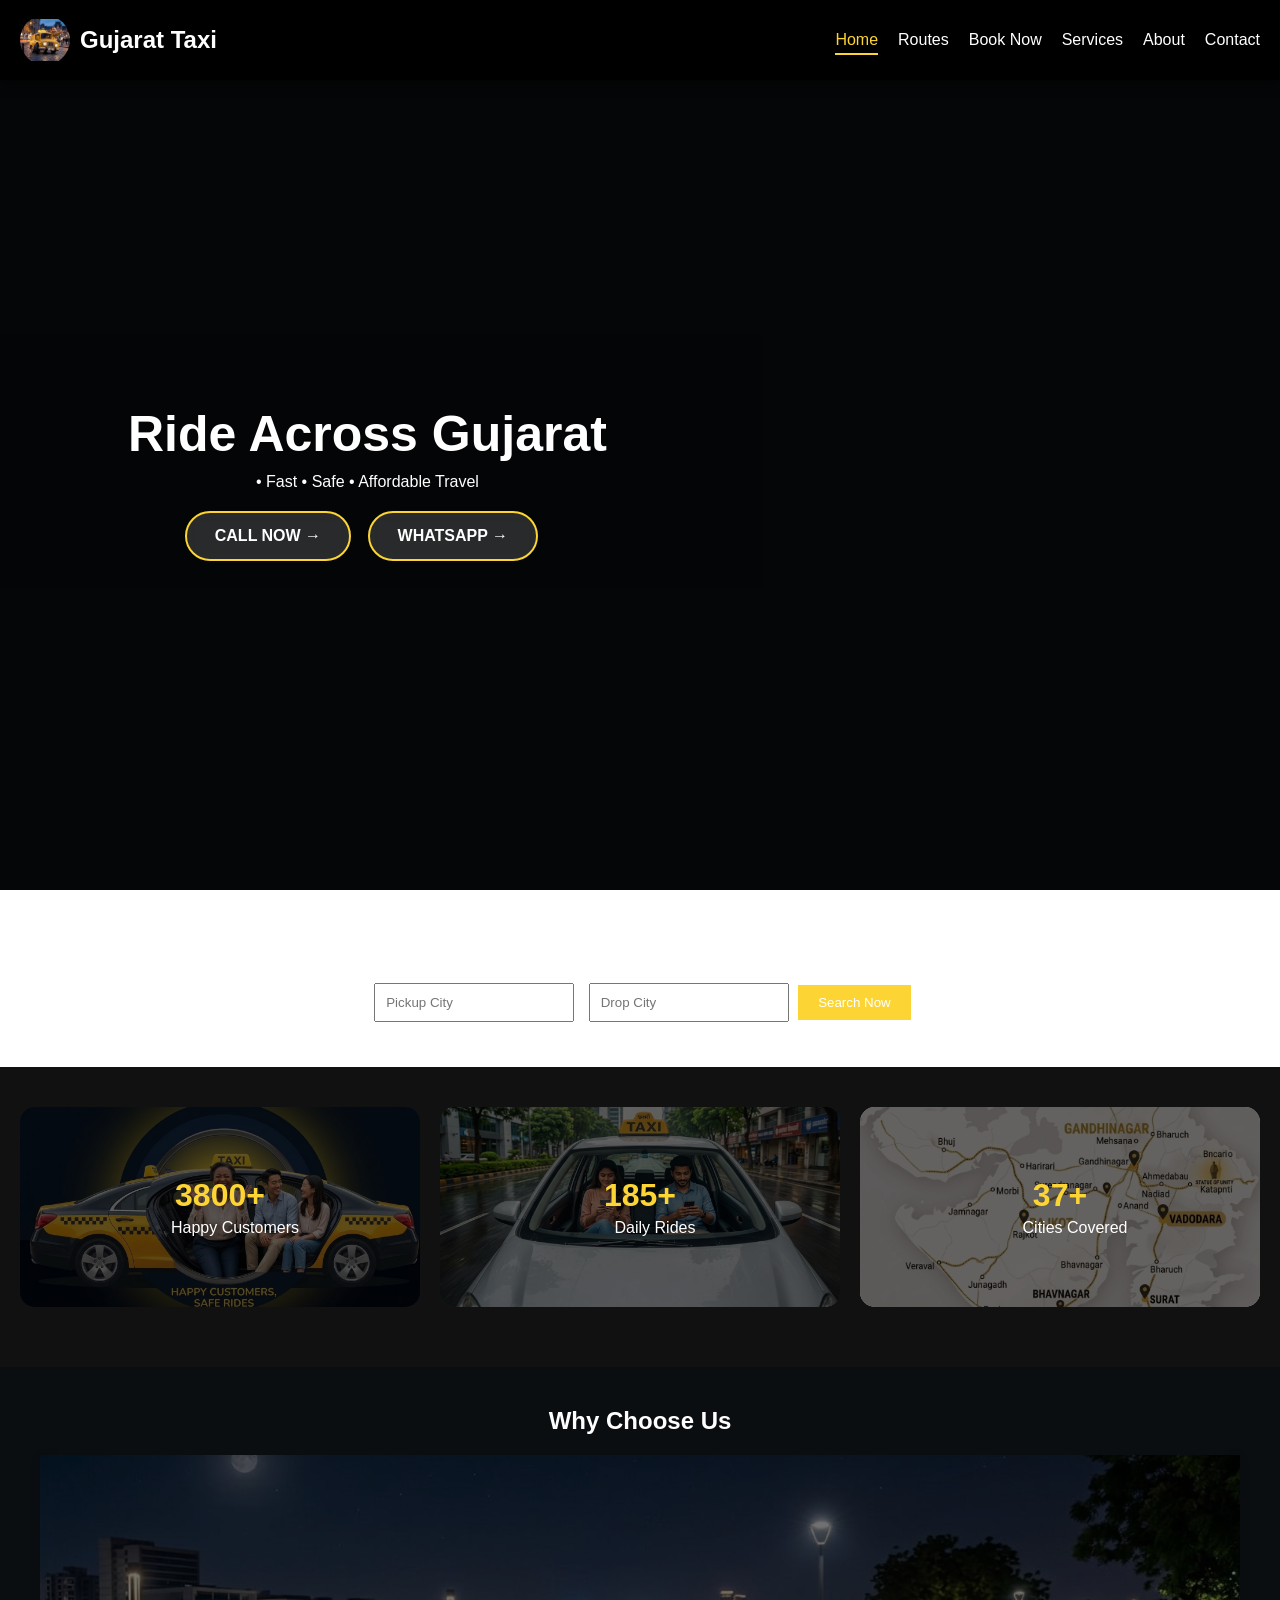
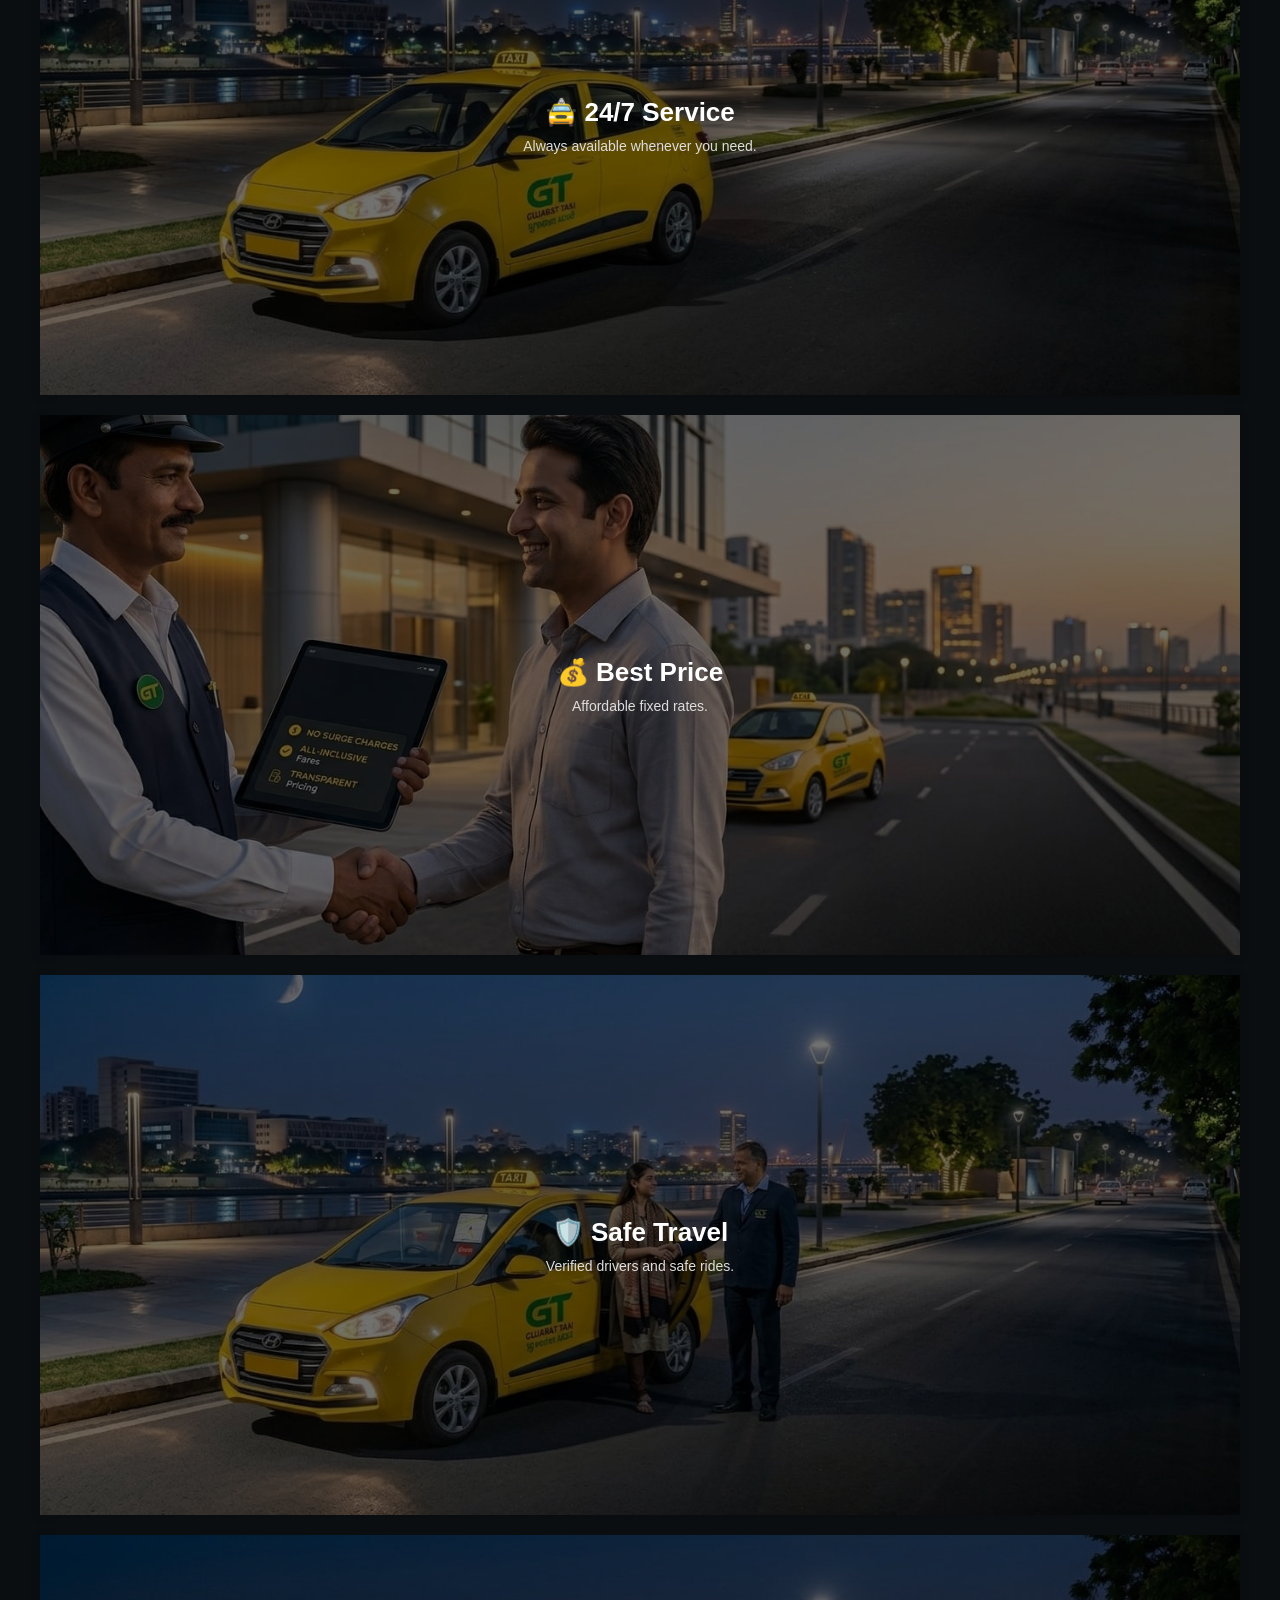
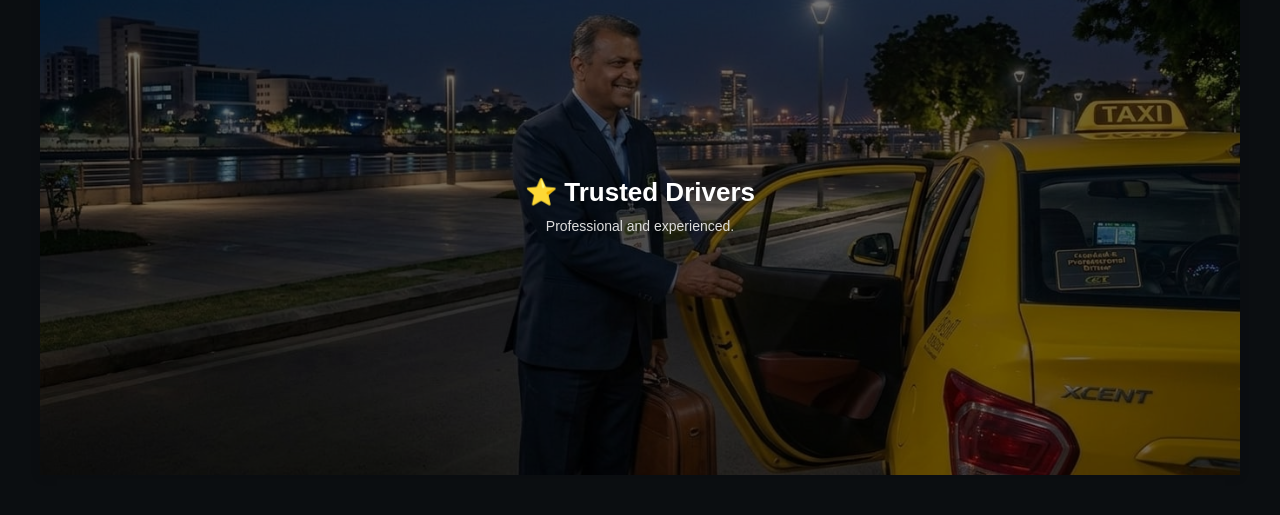
<file: index.html>
<!DOCTYPE html>
<html lang="en">
<head>
<meta charset="UTF-8">
<meta name="viewport" content="width=device-width, initial-scale=1.0">
<title>Gujarat Taxi Service | Home</title>
<link rel="stylesheet" href="style.css">
</head>

<body>
  <!-- PREMIUM TAXI LOADER -->
<div id="loader">

  <!-- Cinematic Background -->
  <div class="loader-bg"></div>

  <!-- Light Lines -->
  <div class="light-line line1"></div>
  <div class="light-line line2"></div>

  <!-- Taxi -->
  <img src="images/about_taxi.jpeg" class="loader-car">

  <!-- Loading Text -->
  <div class="loading-text">GUJARAT TAXI</div>

</div>


<!-- NAVBAR -->
<nav class="navbar">
<div class="logo">
  <img src="images/gt_logo.png" alt="Gujarat Taxi Logo">
  <span>Gujarat Taxi</span>
</div>
  <div class="menu-toggle">☰</div>
  </div>

  <ul class="nav-links">
    <li><a href="index.html">Home</a></li>
    <li><a href="routes.html">Routes</a></li>
    <li><a href="book.html">Book Now</a></li>
    <li><a href="service.html">Services</a></li>
    <li><a href="about.html">About</a></li>
    <li><a href="contact.html">Contact</a></li>
  </ul>
</nav>


<!-- HERO SECTION -->
<!-- HERO SLIDER SECTION -->
<section class="hero-slider">



  <div class="slide active">
  <div class="content">
    <h1 class="title">Ride Across Gujarat</h1>
    <p class="subtitle">• Fast • Safe • Affordable Travel</p>

    <div class="buttons">
      <a href="tel:+916387573278" class="btn call">
  <span>CALL NOW →</span>
</a>

<a href="https://wa.me/916387573278?text=Hello%20Gujarat%20Taxi!%20I%20want%20to%20book%20a%20ride." class="btn whatsapp">
  <span>WHATSAPP →</span>
</a>
    </div>
  </div>
</div>



  <div class="slide">
  <div class="content">
    <h1 class="title">Your Taxi, Anytime</h1>
    <p class="subtitle">Book rides instantly Anywhere Anytime</p>

    <div class="buttons">
      <a href="tel:+916387573278" class="btn call">
  <span>CALL NOW →</span>
</a>

<a href="https://wa.me/916387573278?text=Hello%20Gujarat%20Taxi!%20I%20want%20to%20book%20a%20ride." class="btn whatsapp">
  <span>WHATSAPP →</span>
</a>
    </div>
  </div>
</div>



  <div class="slide">
  <div class="content">
    <h1 class="title">Trusted by Thousands</h1>
    <p class="subtitle">Comfortable Journeys every day</p>

    <div class="buttons">
      <a href="tel:+916387573278" class="btn call">
  <span>CALL NOW →</span>
</a>

<a href="https://wa.me/916387573278?text=Hello%20Gujarat%20Taxi!%20I%20want%20to%20book%20a%20ride." class="btn whatsapp">
  <span>WHATSAPP →</span>
</a>
    </div>
  </div>
</div>



  <div class="slide">
  <div class="content">
    <h1 class="title">Travel Made Easy</h1>
    <p class="subtitle">Comfortable experience at low cost</p>

    <div class="buttons">
      <a href="tel:+916387573278" class="btn call">
  <span>CALL NOW →</span>
</a>

<a href="https://wa.me/916387573278?text=Hello%20Gujarat%20Taxi!%20I%20want%20to%20book%20a%20ride." class="btn whatsapp">
  <span>WHATSAPP →</span>
</a>
    </div>
  </div>
</div>



</section>


<!-- SEARCH -->
<section class="search-section">
  <h2>Find Your Ride</h2>
  <div class="search-box">
    <input type="text" id="pickup" placeholder="Pickup City">
    <input type="text" id="drop" placeholder="Drop City">
    <button onclick="searchRoute()">Search Now</button>
  </div>
</section>

<!-- INFO STRIP (NEW) -->
<section class="info-strip">

  <div class="info-box box1">
    <h3><span class="counter" data-target="10000">0</span>+</h3>
    <p>Happy Customers</p>
  </div>

  <div class="info-box box2">
    <h3><span class="counter" data-target="500">0</span>+</h3>
    <p>Daily Rides</p>
  </div>

  <div class="info-box box3">
    <h3><span class="counter" data-target="50">0</span>+</h3>
    <p>Cities Covered</p>
  </div>

</section>

<!-- FEATURES -->
<section class="features">
  <h2>Why Choose Us</h2>

  <div class="grid">

  <div class="card card1">
    <h3>🚖 24/7 Service</h3>
    <p>Always available whenever you need.</p>
  </div>

  <div class="card card2">
    <h3>💰 Best Price</h3>
    <p>Affordable fixed rates.</p>
  </div>

  <div class="card card3">
    <h3>🛡️ Safe Travel</h3>
    <p>Verified drivers and safe rides.</p>
  </div>

  <div class="card card4">
    <h3>⭐ Trusted Drivers</h3>
    <p>Professional and experienced.</p>
  </div>

</div>
</section>

<script src="script.js"></script>
</body>
</html>
</file>
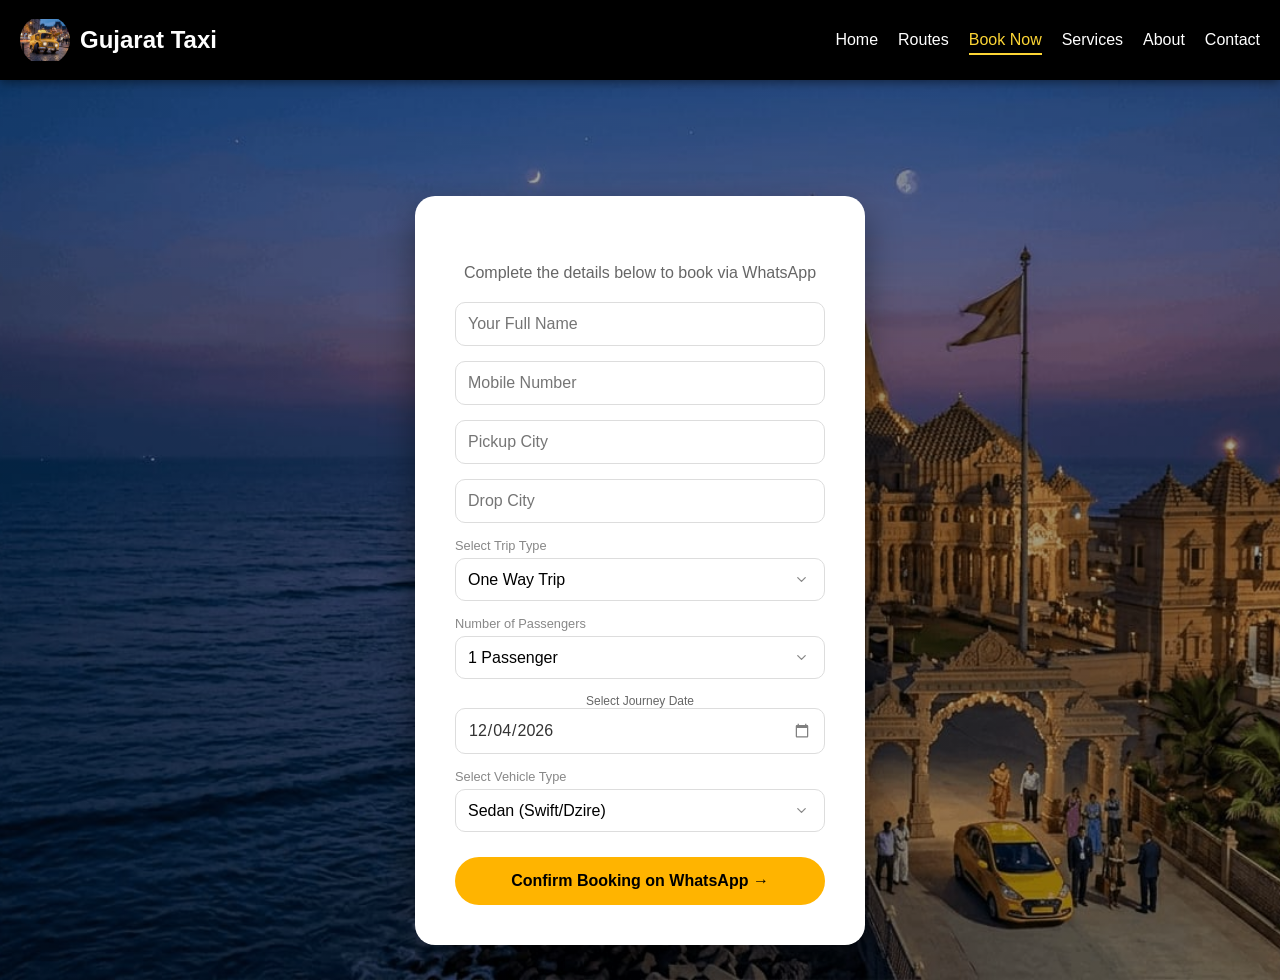
<file: book.html>
<!DOCTYPE html>
<html lang="en">
<head>
  <meta charset="UTF-8">
  <meta name="viewport" content="width=device-width, initial-scale=1.0">
  <title>Book Your Taxi - Gujarat Taxi</title>
  <link rel="stylesheet" href="style.css">
</head>
<body>
  <!-- PREMIUM TAXI LOADER -->
<!-- PREMIUM LOADER -->
<div id="loader">

  <!-- Cinematic Background -->
  <div class="loader-bg"></div>

  <!-- Light Lines -->
  <div class="light-line line1"></div>
  <div class="light-line line2"></div>

  <!-- Taxi -->
  <img src="images/about_taxi.jpeg" class="loader-car">

  <!-- Loading Text -->
  <div class="loading-text">GUJARAT TAXI</div>

</div>


<nav class="navbar">
  <div class="logo">
  <img src="images/gt_logo.png" alt="Gujarat Taxi Logo">
  <span>Gujarat Taxi</span>
</div>
  <div class="menu-toggle">☰</div>
  </div>

  <ul class="nav-links">
    <li><a href="index.html">Home</a></li>
    <li><a href="routes.html">Routes</a></li>
    <li><a href="book.html">Book Now</a></li>
    <li><a href="service.html">Services</a></li>
    <li><a href="about.html">About</a></li>
    <li><a href="contact.html">Contact</a></li>
  </ul>
</nav>

<section class="booking-hero-section">
  <div class="booking-form-card">
    <h2>Book Your Taxi</h2>
    <p style="color: #666; margin-bottom: 20px;">Complete the details below to book via WhatsApp</p>
    
    <div class="form-group">
      <input type="text" id="name" placeholder="Your Full Name">
    </div>

    <div class="form-group">
      <input type="number" id="phone" placeholder="Mobile Number">
    </div>

    <div class="form-group">
      <input type="text" id="pickupCity" placeholder="Pickup City">
    </div>

    <div class="form-group">
      <input type="text" id="dropCity" placeholder="Drop City">
    </div>

    <!-- Trip Selection -->
<div class="form-group">
  <label for="tripType" style="display:block; text-align:left; margin-bottom:5px; font-size: 0.8rem; color:#888;">Select Trip Type</label>
  <select id="tripType">
    <option value="One Way">One Way Trip</option>
    <option value="Round Trip">Round Trip (Return)</option>
    <option value="Local/Hourly">Local / Hourly Rental</option>
    <option value="Airport Transfer">Airport Pickup/Drop</option>
  </select>
</div>

<!-- Passenger Selection (1-7) -->
<div class="form-group">
  <label for="passengers" style="display:block; text-align:left; margin-bottom:5px; font-size: 0.8rem; color:#888;">Number of Passengers</label>
  <select id="passengers">
    <option value="1">1 Passenger</option>
    <option value="2">2 Passengers</option>
    <option value="3">3 Passengers</option>
    <option value="4">4 Passengers</option>
    <option value="5">5 Passengers</option>
    <option value="6">6 Passengers</option>
    <option value="7">7+ Passengers (Group)</option>
  </select>
</div>


    <!-- Date Section -->
<div class="form-group">
  <label for="bookingDate" style="display:block; font-size: 12px; color: #666;">Select Journey Date</label>
  <input 
    type="date" 
    id="bookingDate" 
    onkeydown="return false" 
    style="cursor: pointer;"
  >
</div>

<script>
  // 1. Get today's date in YYYY-MM-DD format
  const dateField = document.getElementById('bookingDate');
  const today = new Date();
  const year = today.getFullYear();
  const month = String(today.getMonth() + 1).padStart(2, '0');
  const day = String(today.getDate()).padStart(2, '0');
  
  const formattedToday = `${year}-${month}-${day}`;

  // 2. Set the default value to today
  dateField.value = formattedToday;

  // 3. Set the 'min' attribute so past dates are greyed out and unclickable
  dateField.setAttribute('min', formattedToday);
</script>



    <div class="form-group">
      <label for="car" style="display:block; text-align:left; margin-bottom:5px; font-size: 0.8rem; color:#888;">Select Vehicle Type</label>
      <select id="car">
        <option value="Sedan (Swift/Dzire)">Sedan (Swift/Dzire)</option>
        <option value="SUV (Ertiga/XUVS)">SUV (Ertiga/Creta)</option>
        <option value="Premium SUV (Innova Crysta)">Premium SUV (Innova Crysta)</option>
        <option value="Luxury (Fortuner/Audi)">Luxury (Fortuner/Audi)</option>
        <option value="Group (Traveller/Bus)">Group (Traveller/Bus)</option>
      </select>
    </div>

    <button class="confirm-btn" onclick="bookTaxi()">Confirm Booking on WhatsApp →</button>
  </div>
</section>

<script src="script.js"></script>

<style>
  /* This section handles the background and centering */
  /* BOOKING HERO SECTION */
.booking-hero-section {

  background-color: #2c3e50;

  background-image:
    linear-gradient(
      rgba(0,0,0,0.35),
      rgba(0,0,0,0.35)
    ),
    url('images/somnath_temple_image.jpeg');

  background-size: cover;
  background-position: center;
  background-repeat: no-repeat;

  height: 100vh;
  width: 100%;

  display: flex;
  justify-content: center;
  align-items: center;

  padding: 20px;
}


/* Smooth Hover & Focus Effects */
.booking-form-card input:focus, 
.booking-form-card select:focus {
  border-color: #ffb400;
  box-shadow: 0 0 10px rgba(255, 180, 0, 0.3);
  transition: all 0.3s ease;
}

/* Premium Select Styling with Corrected Arrow Icon */
/* Premium Select Styling with Arrow */

.booking-form-card select {

  cursor: pointer;

  -webkit-appearance: none;
  -moz-appearance: none;
  appearance: none;

  padding-right: 45px;

  background-color: white;

  background-image: url("data:image/svg+xml,%3Csvg xmlns='http://www.w3.org/2000/svg' width='20' height='20' viewBox='0 0 24 24' fill='none' stroke='%23888' stroke-width='2' stroke-linecap='round' stroke-linejoin='round'%3E%3Cpolyline points='6 9 12 15 18 9'%3E%3C/polyline%3E%3C/svg%3E");

  background-repeat: no-repeat;

  background-position: right 15px center;

  background-size: 15px;
}

/* for calendar */
input[type="date"] {
  background-color: white;
  color: #333;
  font-family: inherit;
}

/* This makes the calendar icon match your theme */
input[type="date"]::-webkit-calendar-picker-indicator {
  cursor: pointer;
  filter: invert(0.5); /* Makes it look subtle */
}




/* Modal Overlay */
.modal-overlay {
  display: none; /* Hidden by default */
  position: fixed;
  top: 0; left: 0;
  width: 100%; height: 100%;
  background: rgba(0, 0, 0, 0.7);
  backdrop-filter: blur(5px);
  z-index: 1000;
  justify-content: center;
  align-items: center;
}

/* Modal Content Box */
.modal-content {
  background: white;
  padding: 40px;
  border-radius: 25px;
  text-align: center;
  max-width: 350px;
  width: 90%;
  transform: scale(0.7);
  transition: 0.3s ease-in-out;
}

.modal-overlay.active .modal-content {
  transform: scale(1);
}

.success-icon {
  background: #ffb400;
  color: white;
  width: 60px;
  height: 60px;
  border-radius: 50%;
  line-height: 60px;
  font-size: 30px;
  margin: 0 auto 20px;
}

.close-modal-btn {
  background: #222;
  color: white;
  border: none;
  padding: 12px 25px;
  border-radius: 50px;
  margin-top: 20px;
  cursor: pointer;
  font-weight: bold;
}





/* Success Icon Animation */
.success-icon {
  background: #ffb400;
  color: white;
  width: 70px;
  height: 70px;
  border-radius: 50%;
  line-height: 70px;
  font-size: 35px;
  margin: 0 auto 20px;
  display: flex;
  justify-content: center;
  align-items: center;
  
  /* The Animation */
  animation: popIn 0.5s cubic-bezier(0.26, 0.53, 0.74, 1.48) forwards;
}

@keyframes popIn {
  0% {
    transform: scale(0);
    opacity: 0;
  }
  100% {
    transform: scale(1);
    opacity: 1;
  }
}

/* Modal Content Entry Animation */
.modal-overlay.active .modal-content {
  transform: scale(1);
  transition: transform 0.4s cubic-bezier(0.175, 0.885, 0.32, 1.275);
}






/* MOBILE FIX */
@media (max-width: 768px) {

  .booking-hero-section {

    background-position: center center;

    /* REMOVE FIXED ON MOBILE */
    background-attachment: scroll;

    min-height: 100vh;

    padding: 20px 15px;
  }

  .booking-form-card {
    padding: 25px;
    border-radius: 18px;
  }
}

  .booking-form-card {
    margin-top: 80px;
    background: white;
    padding: 40px;
    border-radius: 20px;
    box-shadow: 0 15px 35px rgba(0,0,0,0.4);
    width: 90%;
    max-width: 450px;
    text-align: center;
    z-index: 10;
  }

  .form-group {
    margin-bottom: 15px;
  }

 /* INPUT FIELDS */

.booking-form-card input {

  width: 100%;
  padding: 12px;
  border: 1px solid #ddd;
  border-radius: 10px;
  font-size: 1rem;
  box-sizing: border-box;
  outline: none;

  background-color: white;
}


/* SELECT DROPDOWN FIELDS */

.booking-form-card select {

  width: 100%;
  padding: 12px;
  border: 1px solid #ddd;
  border-radius: 10px;
  font-size: 1rem;
  box-sizing: border-box;
  outline: none;

  cursor: pointer;

  -webkit-appearance: none;
  -moz-appearance: none;
  appearance: none;

  padding-right: 45px;

  background-color: white;

  background-image: url("data:image/svg+xml,%3Csvg xmlns='http://www.w3.org/2000/svg' width='20' height='20' viewBox='0 0 24 24' fill='none' stroke='%23888' stroke-width='2' stroke-linecap='round' stroke-linejoin='round'%3E%3Cpolyline points='6 9 12 15 18 9'%3E%3C/polyline%3E%3C/svg%3E");

  background-repeat: no-repeat;

  background-position: right 15px center;

  background-size: 15px;
}

  .confirm-btn {
    background: #ffb400;
    color: black;
    border: none;
    width: 100%;
    padding: 15px;
    border-radius: 50px;
    font-weight: bold;
    cursor: pointer;
    margin-top: 10px;
    transition: 0.3s;
  }

  .confirm-btn:hover {
    background: #e6a300;
    transform: scale(1.03);
  }

  /* Ensures navbar doesn't hide behind the image */
  .navbar {
    position: relative;
    z-index: 100;
  }
</style>

<!-- Success Popup Modal -->
<!-- Updated Success Popup Modal -->
<div id="successModal" class="modal-overlay">
  <div class="modal-content">
    <div class="success-icon">✓</div>
    
    <!-- Added Success Message Here -->
    <h2 style="color: #2c3e50; margin-bottom: 10px;">Success!</h2>
    <p style="color: #666; font-size: 1rem; line-height: 1.5;">
      Your booking details have been sent.<br>
      <strong>Thank you for reaching out!</strong>
    </p>

    <button class="close-modal-btn" onclick="closeModal()">Great, Thanks!</button>
  </div>
</div>



</body>
</html>
</file>
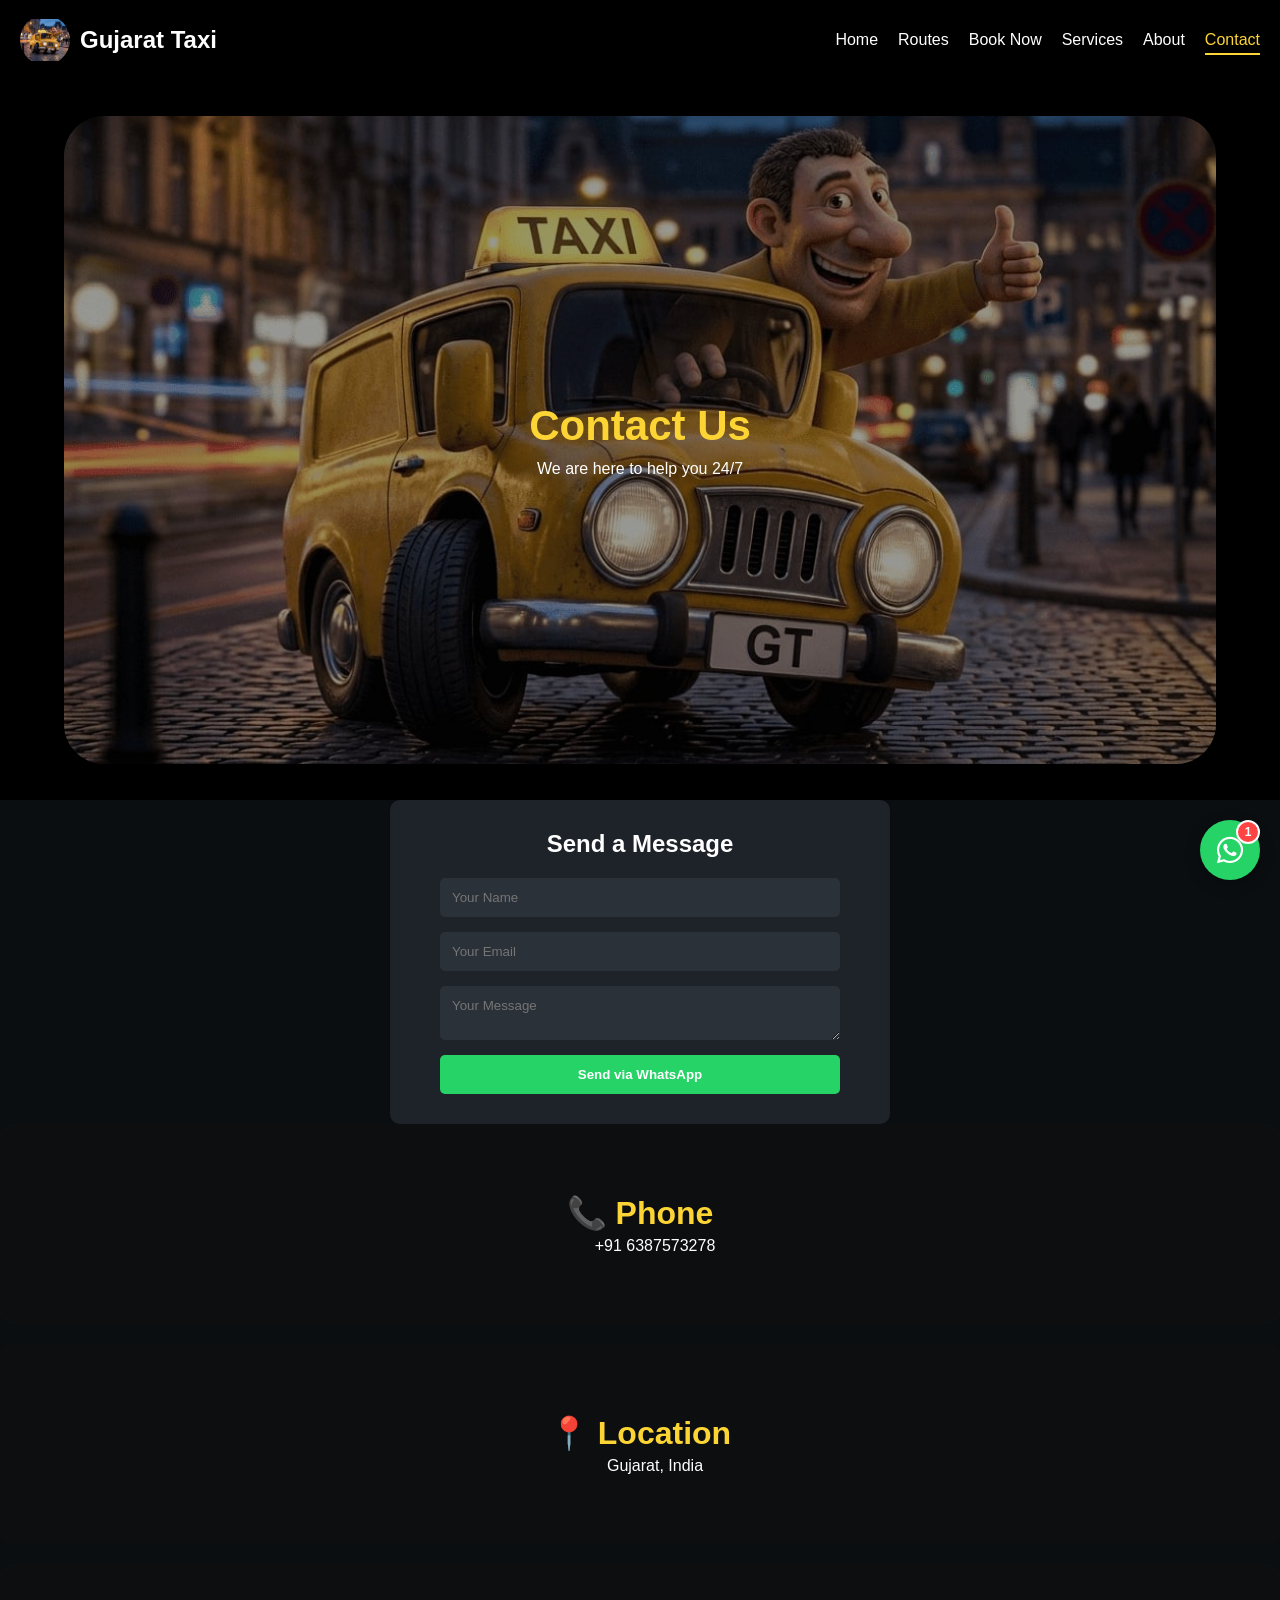
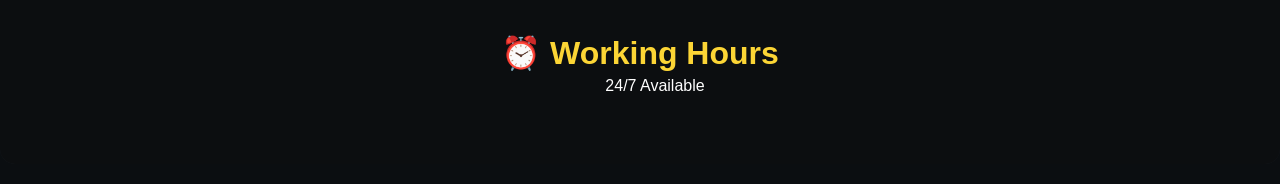
<file: contact.html>
<!DOCTYPE html>
<html lang="en">
<head>
<meta charset="UTF-8">
<meta name="viewport" content="width=device-width, initial-scale=1.0">
<title>Contact - Gujarat Taxi</title>
<link rel="stylesheet" href="style.css">
<!-- Font Awesome for the WhatsApp Icon -->
<link rel="stylesheet" href="https://cdnjs.cloudflare.com/ajax/libs/font-awesome/6.0.0/css/all.min.css">
</head>

<body>
  <!-- PREMIUM TAXI LOADER -->
<div id="loader">

  <!-- Cinematic Background -->
  <div class="loader-bg"></div>

  <!-- Light Lines -->
  <div class="light-line line1"></div>
  <div class="light-line line2"></div>

  <!-- Taxi -->
  <img src="images/about_taxi.jpeg" class="loader-car">

  <!-- Loading Text -->
  <div class="loading-text">GUJARAT TAXI</div>

</div>


<nav class="navbar">
  <div class="logo">
  <img src="images/gt_logo.png" alt="Gujarat Taxi Logo">
  <span>Gujarat Taxi</span>
</div>

  <div class="menu-toggle">☰</div>
  </div>

  <ul class="nav-links">
    <li><a href="index.html">Home</a></li>
    <li><a href="routes.html">Routes</a></li>
    <li><a href="book.html">Book Now</a></li>
    <li><a href="service.html">Services</a></li>
    <li><a href="about.html">About</a></li>
    <li><a href="contact.html">Contact</a></li>
  </ul>
</nav>

<!-- HERO -->
<section class="contact-hero">
    <!-- This is the frame that creates the gaps and curved edges -->
    <div class="contact-hero-frame">
        <div class="overlay"></div>
        <h1>Contact Us</h1>
        <p>We are here to help you 24/7</p>
    </div>
</section>

<!-- CONTACT SECTION -->
<section class="contact-container">

  <!-- LEFT FORM -->
  <div class="contact-form">
    <h2>Send a Message</h2>

    <input type="text" id="name" placeholder="Your Name">
    <input type="email" id="email" placeholder="Your Email">
    <textarea id="message" placeholder="Your Message"></textarea>

    <button onclick="sendWhatsApp()">Send via WhatsApp</button>
  </div>

  <!-- RIGHT INFO -->
  <div class="contact-info">

    <div class="info-box">
      <h3>📞 Phone</h3>
      <p>+91 6387573278</p>
    </div>

    <div class="info-box">
      <h3>📍 Location</h3>
      <p>Gujarat, India</p>
    </div>

    <div class="info-box">
      <h3>⏰ Working Hours</h3>
      <p>24/7 Available</p>
    </div>

  </div>

</section>

<!-- FLOATING WHATSAPP -->
<!-- Floating WhatsApp Button with Icon -->
<a href="javascript:void(0);" class="whatsapp-float" onclick="quickWhatsApp()" title="Chat with us now!">
    <i class="fab fa-whatsapp"></i>
</a>


<script src="script.js"></script>
</body>
</html>
</file>
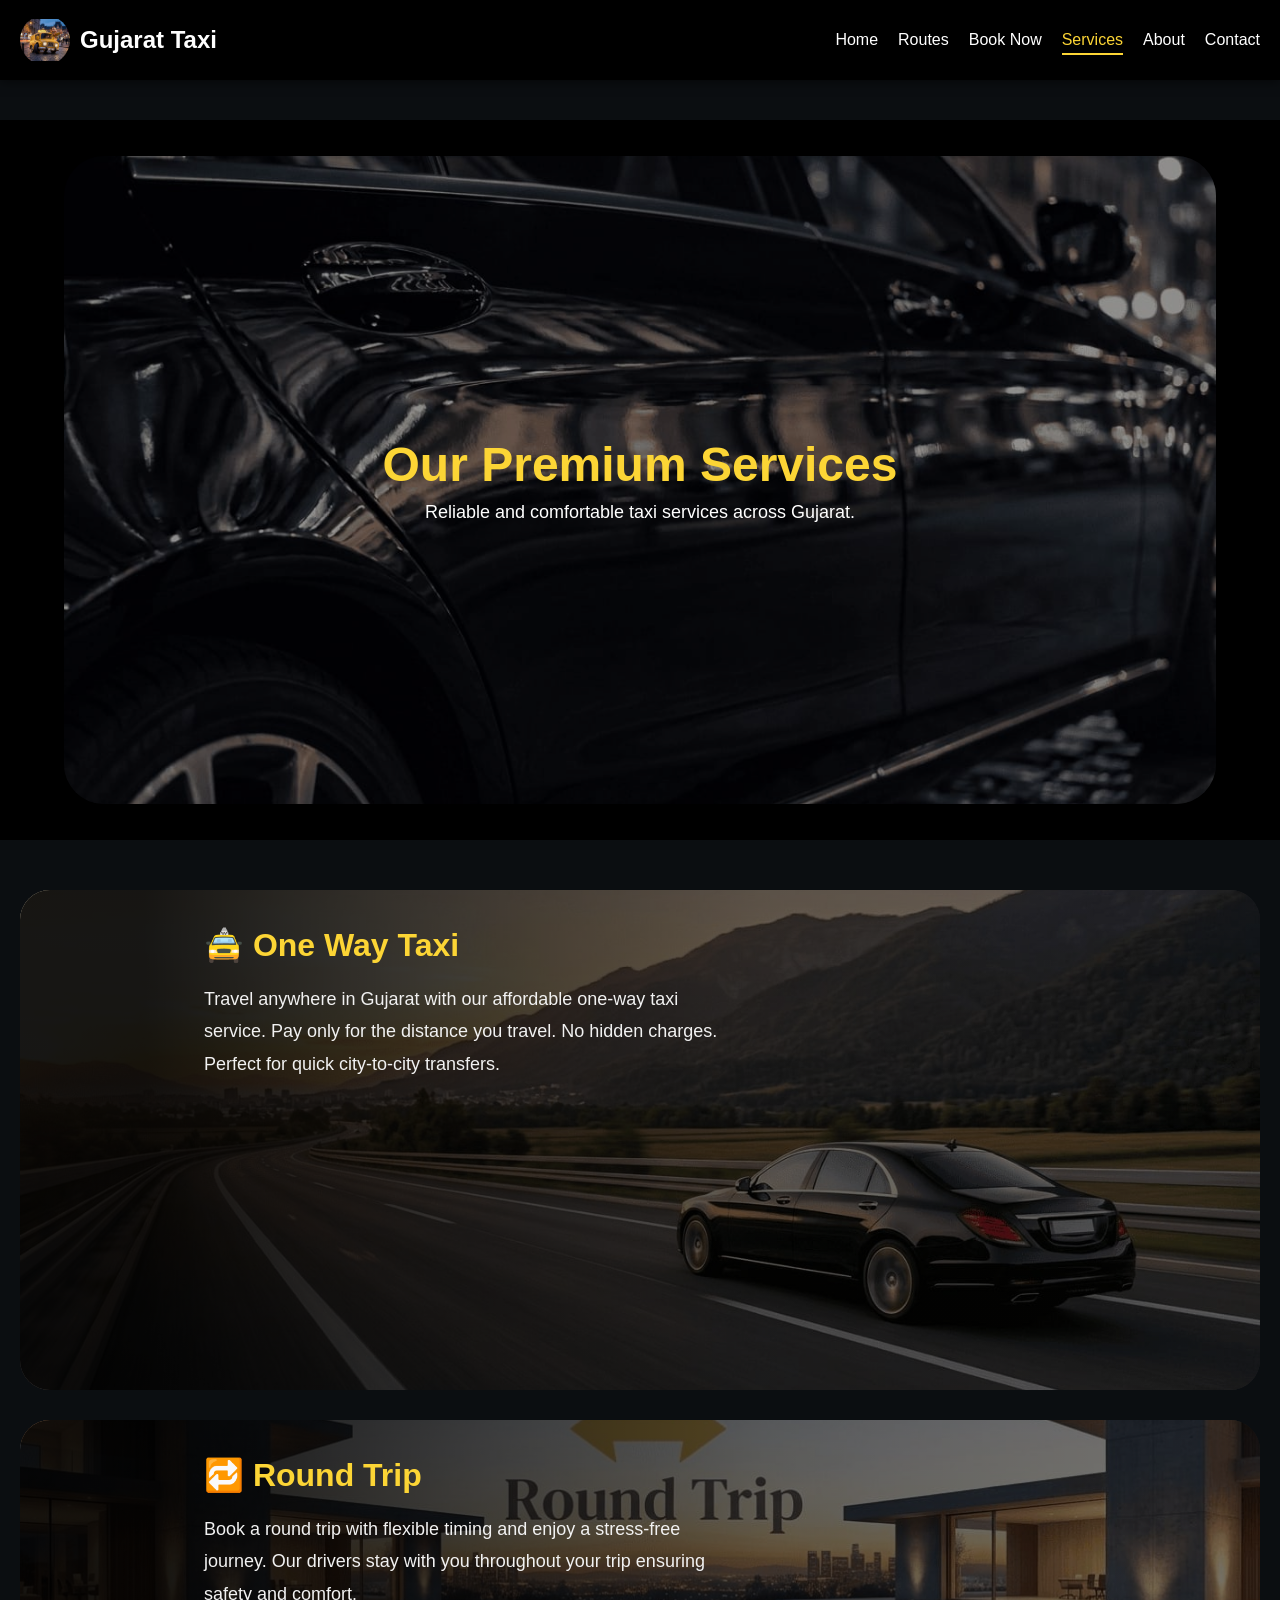
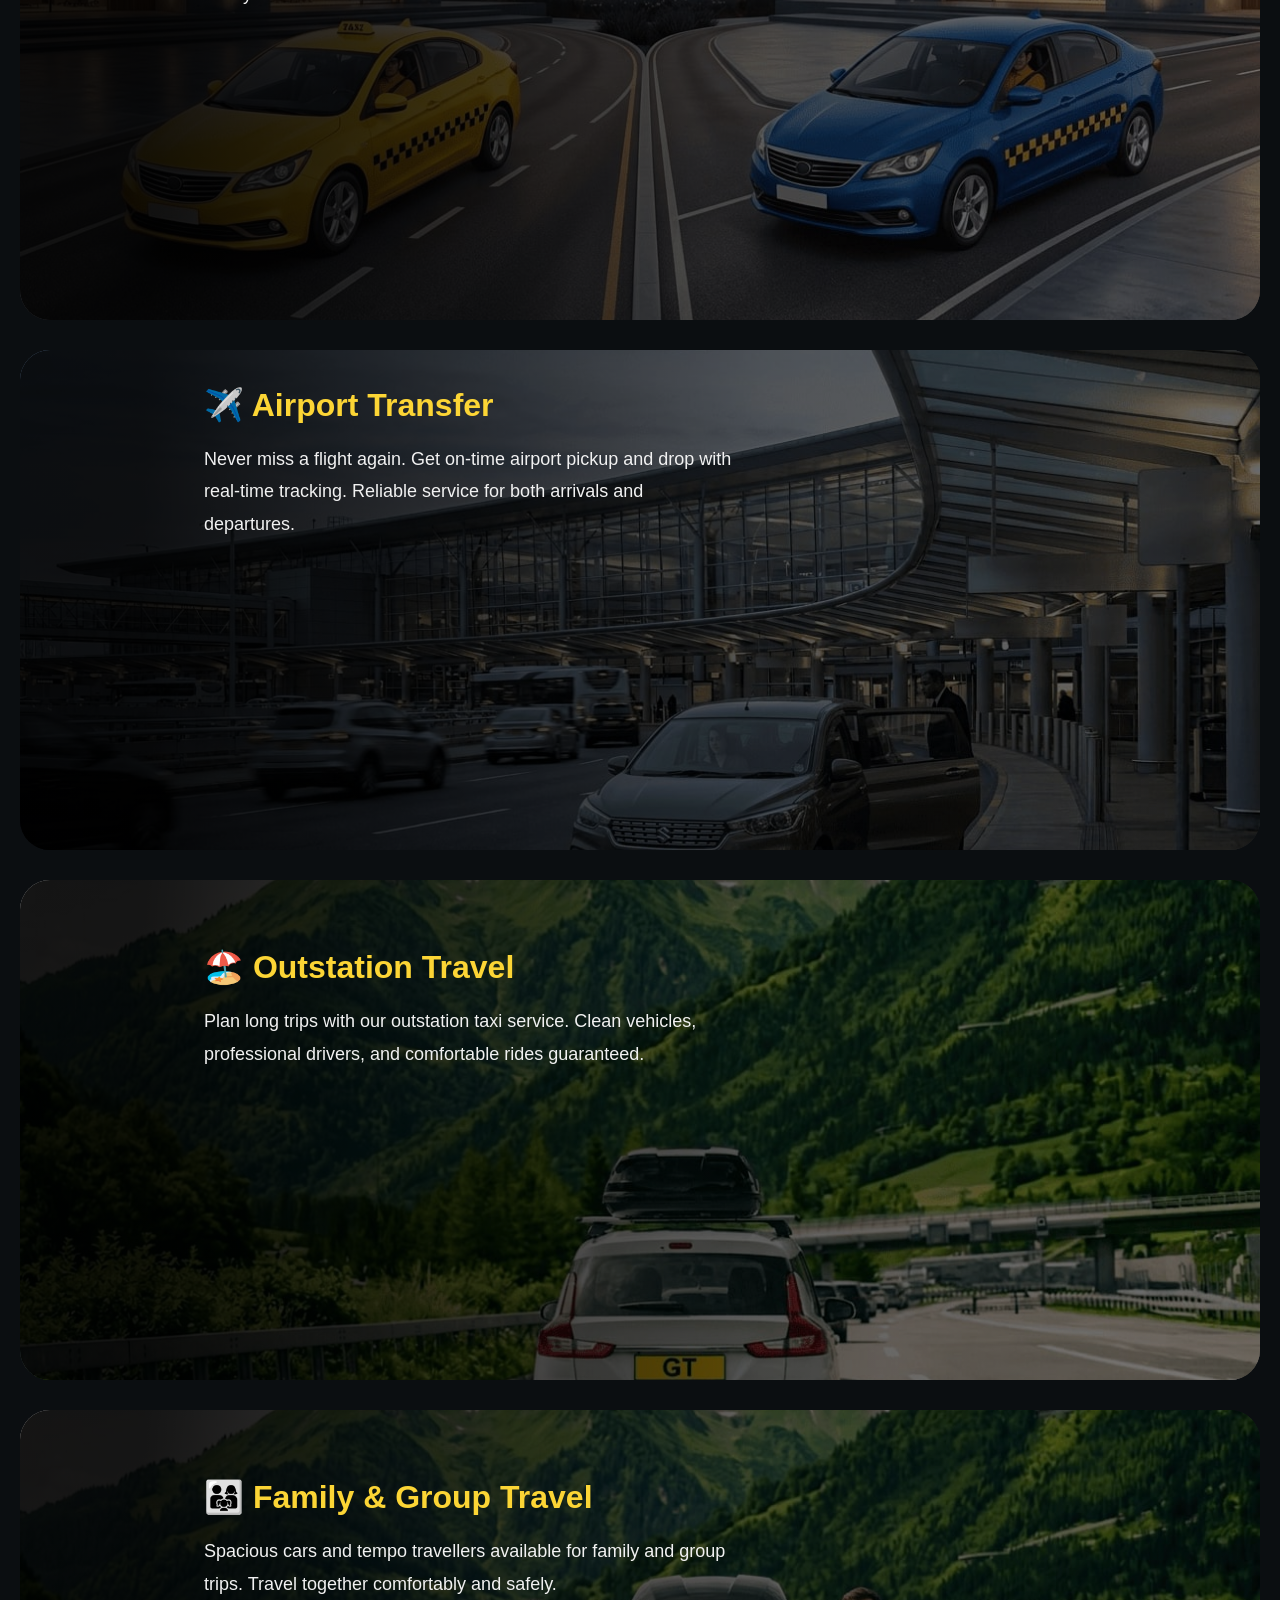
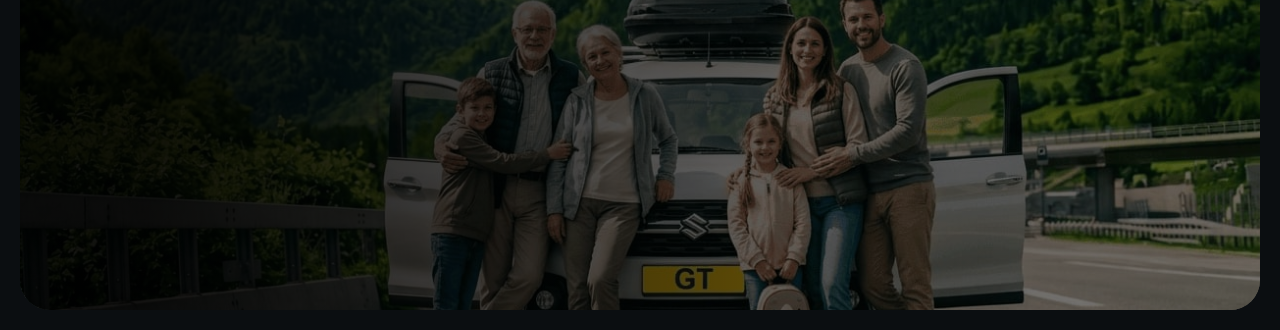
<file: service.html>
<!DOCTYPE html>
<html lang="en">
<head>
<meta charset="UTF-8">
<meta name="viewport" content="width=device-width, initial-scale=1.0">
<title>Services - Gujarat Taxi</title>
<link rel="stylesheet" href="style.css">
</head>

<body>
  <!-- PREMIUM TAXI LOADER -->
<div id="loader">

  <!-- Cinematic Background -->
  <div class="loader-bg"></div>

  <!-- Light Lines -->
  <div class="light-line line1"></div>
  <div class="light-line line2"></div>

  <!-- Taxi -->
  <img src="images/about_taxi.jpeg" class="loader-car">

  <!-- Loading Text -->
  <div class="loading-text">GUJARAT TAXI</div>

</div>


<nav class="navbar">
  <div class="logo">
  <img src="images/gt_logo.png" alt="Gujarat Taxi Logo">
  <span>Gujarat Taxi</span>
</div>

  <div class="menu-toggle">☰</div>
  </div>

  <ul class="nav-links">
    <li><a href="index.html">Home</a></li>
    <li><a href="routes.html">Routes</a></li>
    <li><a href="book.html">Book Now</a></li>
    <li><a href="service.html">Services</a></li>
    <li><a href="about.html">About</a></li>
    <li><a href="contact.html">Contact</a></li>
  </ul>
</nav>

<!-- HERO TITLE -->
<section class="service-hero">
    <div class="service-hero-frame">
        <div class="overlay"></div>
        <h1>Our Premium Services</h1>
        <p>Reliable and comfortable taxi services across Gujarat.</p>
    </div>
</section>

<!-- SERVICE BLOCK 1 -->
<section class="service-block one-way">
  <div class="service-frame">
    <div class="overlay"></div>
    <div class="content">
      <h2 class="reveal-text">🚖 One Way Taxi</h2>
      <p class="reveal-desc">
        Travel anywhere in Gujarat with our affordable one-way taxi service. 
        Pay only for the distance you travel. No hidden charges.
        Perfect for quick city-to-city transfers.
      </p>
    </div>
  </div>
</section>

<!-- SERVICE BLOCK 2 -->
<section class="service-block round-trip">
  <div class="service-frame">
    <div class="overlay"></div>
    <div class="content">
      <h2 class="reveal-text">🔁 Round Trip</h2>
      <p class="reveal-desc">
        Book a round trip with flexible timing and enjoy a stress-free journey. 
        Our drivers stay with you throughout your trip ensuring safety and comfort.
      </p>
    </div>
  </div>
</section>

<!-- SERVICE BLOCK 3 -->
<section class="service-block airport">
  <div class="service-frame">
    <div class="overlay"></div>
    <div class="content">
      <h2 class="reveal-text">✈️ Airport Transfer</h2>
      <p class="reveal-desc">
        Never miss a flight again. Get on-time airport pickup and drop with real-time tracking. 
        Reliable service for both arrivals and departures.
      </p>
    </div>
  </div>
</section>

<!-- SERVICE BLOCK 4 -->
<section class="service-block outstation">
  <div class="service-frame">
    <div class="overlay"></div>
    <div class="content">
      <h2 class="reveal-text">🏖️ Outstation Travel</h2>
      <p class="reveal-desc">
        Plan long trips with our outstation taxi service. 
        Clean vehicles, professional drivers, and comfortable rides guaranteed.
      </p>
    </div>
  </div>
</section>

<!-- SERVICE BLOCK 5 -->
<section class="service-block family">
  <div class="service-frame">
    <div class="overlay"></div>
    <div class="content">
      <h2 class="reveal-text">👨‍👩‍👧 Family & Group Travel</h2>
      <p class="reveal-desc">
        Spacious cars and tempo travellers available for family and group trips. 
        Travel together comfortably and safely.
      </p>
    </div>
  </div>
</section>

<script src="script.js"></script>
</body>
</html>
</file>
<file: style.css>
/* --- YOUR ORIGINAL STYLES (Keep everything working) --- */
body { font-family: Arial; margin:0; background: #f9f9f9; }

.navbar {
  display:flex;
  justify-content:space-between;
  background:black;
  color:white;
  padding:15px;
  align-items: center;
}

.nav-links {
  list-style:none;
  display:flex;
  gap:20px;
}

.nav-links a { color:white; text-decoration:none; }

.hero {
  height:80vh;
  background:#333;
  color:white;
  display:flex;
  flex-direction:column;
  justify-content:center;
  align-items:center;
}

/* Original Search Section */
.search-section {
  text-align: center;
  padding: 40px;
  background: white;
}

.search-section input {
  padding: 12px;
  margin: 10px;
  width: 200px;
}

.search-section button {
  padding: 12px 20px;
  background: green;
  color: white;
  border: none;
  cursor: pointer;
}

/* Original Grid for Features/Services */
.grid {
  display:grid;
  grid-template-columns: repeat(auto-fit, minmax(300px, 1fr));
  gap:25px;
  padding:20px;
}

.card {
  background:white;
  padding:20px;
  border-radius:10px;
  box-shadow:0 2px 10px rgba(0,0,0,0.1);
}

/* Original Slider logic */
.hero-slider {
  position: relative;
  height: 80vh;
  overflow: hidden;
}

.slide {
  position: absolute;
  width: 100%;
  height: 100%;
  display: flex;
  flex-direction: column;
  justify-content: center;
  align-items: center;
  color: white;
  opacity: 0;
  transition: 1s;
  text-align: center;
}

.slide.active { opacity: 1; }

.slide::before {
  content: "";
  position: absolute;
  width: 100%;
  height: 100%;
  background: rgba(0,0,0,0.6);
}

.slide h1, .slide p { position: relative; z-index: 1; }

/* --- NEW ROUTE CARD STYLES (Added without affecting others) --- */

@keyframes rotateDots {
  0% { transform: translate(-50%, -50%) rotate(0deg); }
  100% { transform: translate(-50%, -50%) rotate(360deg); }
}

.route-card {
  background: #fff;
  border-radius: 25px;
  overflow: hidden;   /* IMPORTANT */
  text-align: center;

  box-shadow: 0 15px 35px rgba(0,0,0,0.1);
  margin-top: 30px;

  border: 1px solid #eee;
}

.car-img-container {
  width: 100%;
  height: 220px;

  display: flex;
  justify-content: center;
  align-items: center;

  padding: 10px;

  background: transparent; /* IMPORTANT */
}

.car-img-container img {
  width: 100%;
  height: 100%;

  object-fit: contain;

  transition: 0.4s ease;
}

/* PREMIUM CARD HOVER */
.route-card{
  transition:
  transform 0.4s ease,
  box-shadow 0.4s ease,
  border 0.4s ease;
}

.route-card:hover{

  transform: translateY(-10px) scale(1.02);

  box-shadow:
  0 0 25px rgba(252,213,53,0.4),
  0 0 60px rgba(252,213,53,0.25);

  border: 1px solid #fcd535;
}

.route-card h3 {
  font-size: 1.1rem;
  margin: 10px;
  color: #000;
  font-weight: 800;
  text-transform: uppercase;
}

.all-in-one {
  color: #ffb400;
  font-size: 0.85rem;
  font-weight: bold;
  margin-bottom: 45px;
}

.details-box {
  background: #1a1a1a;
  color: white;
  border-radius: 25px;
  padding: 50px 25px 25px;
  position: relative;
}

.icon-badge {
  position: absolute;
  top: -40px;
  left: 50%;
  transform: translateX(-50%);
  width: 80px;
  height: 80px;
  background: #ffb400;
  border-radius: 50%;
  z-index: 5;
  border: 4px solid #fff;
}

.icon-badge img {
  width: 100%;
  border-radius: 50%;
}

.icon-badge::after {
  content: "";
  position: absolute;
  top: 50%;
  left: 50%;
  width: 90px;
  height: 90px;
  border: 2px dashed #ffb400;
  border-radius: 50%;
  animation: rotateDots 6s linear infinite;
}

.inclusions {
  list-style: none;
  padding: 0;
  margin-bottom: 20px;
}

.inclusions li {
  font-size: 0.85rem;
  margin-bottom: 10px;
  display: flex;
  justify-content: space-between;
  border-bottom: 1px solid #333;
  padding-bottom: 5px;
}

.check { color: #4caf50; margin-right: 5px; }

.book-now-btn {
  background: #ffb400;
  color: #000;
  display: block;
  padding: 12px;
  border-radius: 50px;
  font-weight: bold;
  text-decoration: none;
  transition: 0.3s;
}

.book-now-btn:hover { background: #ffd700; }


/* HERO SLIDER */
.hero-slider {
  position: relative;
  height: 90vh;
  overflow: hidden;
}

.slide {
  position: absolute;
  width: 100%;
  height: 100%;
  display: flex;
  flex-direction: column;
  justify-content: center;
  align-items: center;
  color: white;
  opacity: 0;
  transition: 1s;
  text-align: center;
}

/* BACKGROUND IMAGES */
.slide:nth-child(1) {
  background: url('https://images.unsplash.com/photo-1502877338535-766e1452684a') center/cover;
}
.slide:nth-child(2) {
  background: url('https://images.unsplash.com/photo-1590362891991-f776e747a588') center/cover;
}
.slide:nth-child(3) {
  background: url('https://images.unsplash.com/photo-1511919884226-fd3cad34687c') center/cover;
}
.slide:nth-child(4) {
  background: url('https://images.unsplash.com/photo-1494976388531-d1058494cdd8') center/cover;
}

/* DARK OVERLAY */
.slide::before{
  content: "";
  position: absolute;

  top: 0;
  left: 0;

  width: 100%;
  height: 100%;

  background: rgba(0,0,0,0.6);

  z-index: 1;
}

.slide h1, .slide p {
  position: relative;
  z-index: 1;
}

.slide.active {
  opacity: 1;
}

/* content */
.content{
  position: absolute;
  top: 50%;
  left: 10%;
  transform: translateY(-50%);

  color: white;

  z-index: 5;
}
/* TEXT ANIMATION */
.title {
  font-size: 50px;
  opacity: 0;
  transform: translateY(30px);
  transition: 0.5s;
}

.subtitle {
  margin-top: 10px;
  opacity: 0;
  transform: translateY(30px);
  transition: 0.5s;
}

.buttons {
  margin-top: 20px;
  opacity: 0;
  transform: translateY(30px);
  transition: 0.5s;
}
.buttons{
  position: relative;
  z-index: 10;
}

/* ACTIVE ANIMATION DELAYS */
.slide.active .title {
  opacity: 1;
  transform: translateY(0);
  transition-delay: 0.2s;
}

.slide.active .subtitle {
  opacity: 1;
  transform: translateY(0);
  transition-delay: 0.4s;
}

.slide.active .buttons {
  opacity: 1;
  transform: translateY(0);
  transition-delay: 0.6s;
}

/* BUTTONS */
/* BUTTON CONTAINER */
/* BUTTONS */
.btn{
  display: inline-block;
  padding: 14px 28px;
  margin-right: 12px;
  border-radius: 50px;

  text-decoration: none;
  font-weight: bold;
  font-size: 16px;

  position: relative;
  overflow: hidden;

  transition: 0.35s ease;
}

/* CALL BUTTON */
.call{
  background: rgba(255,255,255,0.15);
  color: white;
  border: 2px solid #fcd535;
  backdrop-filter: blur(8px);
}

/* WHATSAPP BUTTON */
.whatsapp{
  background: rgba(255,255,255,0.15);
  color: white;
  border: 2px solid #fcd535;
  backdrop-filter: blur(8px);
}

/* YELLOW FILL EFFECT */
.btn::before{
  content: "";
  position: absolute;

  top: 0;
  left: -100%;

  width: 100%;
  height: 100%;

  background: #fcd535;

  transition: 0.4s ease;

  z-index: 0;
}

/* KEEP TEXT ABOVE YELLOW */
.btn{
  z-index: 1;
}

/* TEXT INSIDE BUTTON */
.btn span{
  position: relative;
  z-index: 2;
}

/* HOVER EFFECT */
.btn:hover::before{
  left: 0;
}

/* BUTTON COLOR CHANGE */
.btn:hover{
  color: black;
  transform: translateY(-3px);
  box-shadow: 0 0 20px rgba(252,213,53,0.7);
}

/* TOUCH EFFECT MOBILE */
.btn:active{
  transform: scale(0.96);
  background: #fcd535;
  color: black;
}

/* MOBILE */
@media(max-width:768px){

  .btn{
    padding: 12px 22px;
    font-size: 15px;
  }

}

/* SEARCH SECTION */
.search-section {
  text-align: center;
  padding: 40px;
  background: white;
}

.search-section input {
  padding: 12px;
  margin: 10px;
  width: 200px;
}

.search-section button {
  padding: 12px 20px;
  background: green;
  color: white;
  border: none;
}

/*Search section effect after tapping */
html {
  scroll-behavior: smooth;
}

.route-card:target {
  border: 3px solid #fcd535;
  transform: scale(1.02);
  transition: 0.4s ease;
  box-shadow: 0 0 25px rgba(252, 213, 53, 0.7);
}


/* FEATURES */
.features {
  padding: 50px;
  text-align: center;
}

.card {
  background: white;
  padding: 20px;
  margin: 10px;
  border-radius: 10px;
  display: inline-block;
}
* {
  margin: 0;
  padding: 0;
  box-sizing: border-box;
  font-family: Arial, sans-serif;
}

body {
  background: #0b0e11;
  color: white;
}

/* NAVBAR */
.navbar {
  display: flex;
  justify-content: space-between;
  align-items: center;
  padding: 15px 20px;
  background: black;

  position: sticky;
  top: 0;
  z-index: 1000;

  backdrop-filter: blur(10px);
  box-shadow: 0 2px 10px rgba(0,0,0,0.5);
}


.logo {
  font-size: 22px;
  font-weight: bold;
  color: #fcd535;
}

.nav-links {
  list-style: none;
  display: flex;
  gap: 20px;
}

.nav-links a {
  color: white;
  text-decoration: none;
}

/* HERO */
.hero {
  height: 90vh;
  position: relative;
  display: flex;
  align-items: center;
  justify-content: center;
  text-align: center;
  background-size: cover;
  background-position: center;
  transition: 1s;
}

.overlay {
  position: absolute;
  width: 100%;
  height: 100%;
  background: rgba(0,0,0,0.6);
}

.hero-content {
  position: absolute;
  opacity: 0;
  transform: translateY(30px);
  transition: 0.8s;
}

.hero-content.active {
  opacity: 1;
  transform: translateY(0);
}

.hero h1 {
  font-size: 50px;
  color: #fcd535;
}

.hero p {
  margin-top: 10px;
  font-size: 18px;
}

/* SEARCH */
.search-section {
  padding: 40px;
  text-align: center;
}

.search-box {
  margin-top: 20px;
}

.search-box input {
  padding: 10px;
  margin: 5px;
  width: 200px;
}

.search-box button {
  padding: 10px 20px;
  background: #fcd535;
  border: none;
  cursor: pointer;
}

/* INFO STRIP */
.info-strip {
  display: flex;
  justify-content: space-around;
  padding: 40px;
  background: #111;
}

.info-box h3 {
  color: #fcd535;
  font-size: 28px;
}

.info-box p {
  margin-top: 5px;
}

/* FEATURES */
.features {
  padding: 40px;
  text-align: center;
}

.grid {
  display: grid;
  grid-template-columns: repeat(4,1fr);
  gap: 20px;
  margin-top: 20px;
}

.card {
  background: #1e2329;
  padding: 20px;
  border-radius: 10px;
}
/* SERVICE HERO */
/* --- UPDATED SERVICE HERO --- */
/* --- SERVICE HERO MAIN CONTAINER --- */
.service-hero {
    height: 80vh;
    position: relative;
    display: flex;
    background: #000; /* Visible during the 90% frame state */
    justify-content: center;
    align-items: center;
    overflow: hidden;
    margin: 40px 0;
}

/* --- THE CURVED FRAME (THE CLIPPER) --- */
.service-hero-frame {
    width: 90%;          /* Initial gap */
    height: 90%;         /* Initial gap */
    position: relative;
    overflow: hidden;    /* Essential for clipping the zoom */
    border-radius: 40px; /* High-end curved edges */
    display: flex;
    flex-direction: column;
    justify-content: center;
    align-items: center;
    color: #fff;
    text-align: center;
    transition: all 0.7s ease-in-out; /* Smooth expansion */
    z-index: 1;
}

/* --- THE ZOOMING BACKGROUND LAYER --- */
.service-hero-frame::before {
    content: '';
    position: absolute;
    top: 0;
    left: 0;
    width: 100%;
    height: 100%;
    /* Double check path: use ../images/ if CSS is in a folder */
    background: url('images/Our_premium_services_image.jpeg') center/cover no-repeat;
    transition: transform 0.7s ease-in-out;
    z-index: -1;
}

/* --- THE HOVER TRIGGERS --- */

/* 1. Frame expands and corners flatten */
.service-hero:hover .service-hero-frame {
    width: 100%;
    height: 100%;
    border-radius: 0px;
}

/* 2. Background image zooms in */
.service-hero:hover .service-hero-frame::before {
    transform: scale(1.15);
}

/* --- OVERLAY & TEXT --- */
.service-hero-frame .overlay {
    position: absolute;
    top: 0;
    left: 0;
    width: 100%;
    height: 100%;
    background: rgba(0, 0, 0, 0.4); /* Darkens image for text contrast */
    z-index: 0;
}

.service-hero-frame h1,
.service-hero-frame p {
    position: relative;
    z-index: 2;
}

.service-hero-frame h1 {
    font-size: 48px;
    color: #fcd535;
    margin-bottom: 10px;
}

.service-hero-frame p {
    font-size: 18px;
    max-width: 600px;
}
/* SERVICE BLOCK */
/* SERVICE SECTION WRAPPER */
/* --- UPDATED SERVICE BLOCKS --- */
/* ================= PREMIUM SERVICE SECTION ================= */

.service-block {
    width: 100%;
    min-height: auto;

    padding: 10px 20px;   /* reduced top-bottom spacing */

    display: flex;
    justify-content: center;
    align-items: center;

    background: #0b0e11;

    margin-bottom: 10px; /* smaller gap between cards */
}

/* MAIN FRAME */
.service-frame {
    position: relative;
    width: 100%;
    max-width: 1400px;
    min-height: 500px;

    border-radius: 30px;
    overflow: hidden;

    display: flex;
    align-items: center;

    background-size: cover;
    background-position: center;

    transition: all 0.5s ease;
}

/* BACKGROUND IMAGES */
.one-way .service-frame {
    background-image: url('images/One_way_taxi_image.jpeg');
}

.round-trip .service-frame {
    background-image: url('images/Round_trip_image.jpeg');
}

.airport .service-frame {
    background-image: url('images/Airport_transfer_image.jpeg');
}

.outstation .service-frame {
    background-image: url('images/Outstation_travel_image.jpeg');
}

.family .service-frame {
    background-image: url('images/Family_and_group_travel_image.jpeg');
}

/* DARK OVERLAY */
.service-frame::before {
    content: "";
    position: absolute;
    inset: 0;
    background: linear-gradient(
        to right,
        rgba(0,0,0,0.85) 10%,
        rgba(0,0,0,0.35) 60%,
        rgba(0,0,0,0.2) 100%
    );
    z-index: 1;
}

/* CONTENT */
.service-block .content {
    position: relative;
    z-index: 2;

    width: 100%;
    max-width: 650px;

    padding: 60px;
}

/* TITLE */
.reveal-text {
    font-size: 32px;
    line-height: 1.1;
    color: #fcd535;
    font-weight: 800;
    margin-bottom: 20px;

    opacity: 0;
    transform: translateY(40px);
    transition: all 0.8s ease;
}

/* DESCRIPTION */
.reveal-desc {
    font-size: 18px;
    line-height: 1.8;
    color: #f1f1f1;

    opacity: 0;
    transform: translateY(40px);
    transition: all 0.8s ease 0.3s;
}

/* ACTIVE ANIMATION */
.service-block.active .reveal-text,
.service-block.active .reveal-desc {
    opacity: 1;
    transform: translateY(0);
}

/* HOVER EFFECT */
.service-frame:hover {
    transform: scale(1.01);
}

/* ================= MOBILE RESPONSIVE ================= */

@media (max-width: 768px) {

    .service-block {
    width: 100%;
    padding: 8px 12px;
    margin-bottom: 8px;
}

    .service-frame {
        min-height: 520px;
        border-radius: 24px;

        align-items: flex-end;
        background-position: center;
    }

    /* BETTER MOBILE OVERLAY */
    .service-frame::before {
    background: linear-gradient(
        to top,
        rgba(0,0,0,0.30) 5%,
        rgba(0,0,0,0.12) 40%,
        rgba(0,0,0,0.02) 100%
    );
}
    .service-block .content {
    width: calc(100% - 40px);
    max-width: 100%;

    margin: 0 auto;

    padding: 24px 20px;

    background: transparent;
    backdrop-filter: none;

    border-radius: 18px;
}
    .reveal-text {
        font-size: 34px;
        line-height: 1.1;
        margin-bottom: 14px;

        width: 100%;
    }

    .reveal-desc {
    font-size: 15px;
    line-height: 1.7;

    width: 100%;
    max-width: 100%;

    padding-right: 10px;
}

    /* PREMIUM GLASS EFFECT */
    .content {
        backdrop-filter: blur(3px);
        border-radius: 18px;
    }
}
/* ================= EXTRA PREMIUM TOUCH ================= */

/* smooth appearance */
.service-frame {
    animation: serviceFade 1s ease;
}

@keyframes serviceFade {
    from {
        opacity: 0;
        transform: translateY(60px);
    }
    to {
        opacity: 1;
        transform: translateY(0);
    }
}


/* CONTACT HERO */
/* --- OUTER CONTAINER --- */
.contact-hero {
    height: 80vh;
    display: flex;
    justify-content: center;
    align-items: center;
    background: #000; /* This creates the dark 'gaps' on the sides */
    overflow: hidden;
    position: relative;
}

/* --- THE CURVED FRAME --- */
.contact-hero-frame {
    width: 90%;           /* Initial gap on left/right */
    height: 90%;          /* Initial gap on top/bottom */
    position: relative;
    overflow: hidden;
    border-radius: 40px;  /* The curved edges */
    display: flex;
    flex-direction: column;
    justify-content: center;
    align-items: center;
    color: #fff;
    text-align: center;
    transition: all 0.7s ease-in-out; /* Smooth expansion */
    z-index: 1;
}

/* --- THE BACKGROUND IMAGE LAYER --- */
.contact-hero-frame::before {
    content: '';
    position: absolute;
    top: 0;
    left: 0;
    width: 100%;
    height: 100%;
    background: url('images/about_taxi.jpeg') center/cover no-repeat;
    transition: transform 0.7s ease-in-out; /* Smooth zoom */
    z-index: -1;
}

/* --- THE HOVER TRIGGER --- */
/* 1. Frame expands to 100% and corners flatten */
.contact-hero:hover .contact-hero-frame {
    width: 100%;
    height: 100%;
    border-radius: 0px; 
}

/* 2. Image inside zooms in slightly 
.contact-hero:hover .contact-hero-frame::before {
    transform: scale(1.15); 
} */

/* --- OVERLAY & TEXT --- */
.overlay {
    position: absolute;
    top: 0;
    left: 0;
    width: 100%;
    height: 100%;
    background: rgba(0, 0, 0, 0.4); /* Makes text easier to read */
    z-index: 0;
}

.contact-hero-frame h1, 
.contact-hero-frame p {
    position: relative;
    z-index: 2;
}

.contact-hero-frame h1 {
    font-size: 42px;
    color: #fcd535;
    margin-bottom: 10px;
}

/* FORM */
/* CONTACT FORM CONTAINER */
.contact-form {
  flex: 1;
  background: #1e2329;
  padding: 30px; /* Increased padding for a better look */
  border-radius: 10px;
  
  /* --- ADDED FOR CENTERING --- */
  max-width: 500px;      /* Prevents the dark box from stretching too wide */
  margin: 0 auto;        /* Centers the dark box itself */
  display: flex;         /* Allows us to center the internal items */
  flex-direction: column;
  align-items: center;   /* Centers the H2, inputs, and button */
}

.contact-form h2 {
  margin-bottom: 20px;
  color: white;
}

.contact-form input,
.contact-form textarea {
  /* --- UPDATED WIDTH --- */
  width: 100%;           /* Use 100% of the 500px container */
  max-width: 400px;      /* Optional: keeps individual inputs slightly tighter */
  
  margin-bottom: 15px;
  padding: 12px;
  border: none;
  border-radius: 5px;
  background: #2b3139;   /* Slightly lighter than background to stand out */
  color: white;
  box-sizing: border-box; /* Crucial: keeps padding from breaking width */
}

.contact-form button {
  /* --- UPDATED WIDTH --- */
  width: 100%;
  max-width: 400px;
  
  padding: 12px;
  background: #25D366;
  border: none;
  border-radius: 5px;
  cursor: pointer;
  color: white;
  font-weight: bold;
  transition: 0.3s;
}

.contact-form button:hover {
  background: #1ebd5b;
  transform: translateY(-2px);
}

/* INFO */
.contact-info {
  flex: 1;
  text-align: center; /* Centers text/icons in the info boxes */
}

.info-box {
  background: #1e2329;
  padding: 20px;
  margin-bottom: 20px;
  border-radius: 10px;
  color: white;
}
.info-box p {
  padding-left: 30px;
}

/* FLOAT WHATSAPP */
/* UPDATED WHATSAPP FLOAT */
.whatsapp-float {
  position: fixed;
  bottom: 20px;
  right: 20px;
  background: #25D366;
  color: white;
  width: 60px;
  height: 60px;
  border-radius: 50%;
  display: flex;
  align-items: center;
  justify-content: center;
  font-size: 30px;
  text-decoration: none;
  z-index: 1000;
  box-shadow: 0 4px 15px rgba(0,0,0,0.3);
  
  /* The Pulse Animation */
  animation: pulse-green 2s infinite;
}

/* Notification Badge (The little "1") */
.whatsapp-float::after {
  content: '1';
  position: absolute;
  top: 0;
  right: 0;
  background: #ff4444;
  color: white;
  font-size: 12px;
  font-weight: bold;
  width: 20px;
  height: 20px;
  border-radius: 50%;
  display: flex;
  align-items: center;
  justify-content: center;
  border: 2px solid white;
}

@keyframes pulse-green {
  0% { transform: scale(0.95); box-shadow: 0 0 0 0 rgba(37, 211, 102, 0.7); }
  70% { transform: scale(1); box-shadow: 0 0 0 15px rgba(37, 211, 102, 0); }
  100% { transform: scale(0.95); box-shadow: 0 0 0 0 rgba(37, 211, 102, 0); }
}

.whatsapp-float:hover {
  transform: translateY(-5px);
  background: #1ebd5b;
}
/* Advanced Shake Animation */
.shake-error {
  animation: shake 0.5s ease-in-out;
  border: 1px solid #ff4444 !important;
  box-shadow: 0 0 15px rgba(255, 68, 68, 0.4);
}

@keyframes shake {
  0%, 100% { transform: translateX(0); }
  25% { transform: translateX(-8px); }
  50% { transform: translateX(8px); }
  75% { transform: translateX(-8px); }
}




/* ABOUT HERO */
/* --- ABOUT HERO MAIN CONTAINER --- */
.about-hero {
    height: 80vh;
    position: relative;
    display: flex;
    background: #000; /* Dark gaps visible when frame is 90% */
    justify-content: center;
    align-items: center;
    overflow: hidden;
}

/* --- THE CURVED FRAME --- */
.about-hero-frame {
    width: 90%;               /* Gap on left/right */
    height: 90%;              /* Gap on top/bottom */
    position: relative;
    overflow: hidden;         /* Clips the image inside the curves */
    border-radius: 40px;      /* Curved edges */
    display: flex;
    flex-direction: column;
    justify-content: center;
    align-items: center;
    color: #fff;
    text-align: center;
    transition: all 0.7s ease-in-out; /* Smooth expansion */
    z-index: 1;
}

/* --- THE ZOOMING BACKGROUND --- */
.about-hero-frame::before {
    content: '';
    position: absolute;
    top: 0;
    left: 0;
    width: 100%;
    height: 100%;
    /* Ensure this path is correct based on your folder structure */
    background: url('./images/Our_services_image.jpeg') center/cover no-repeat;
    transition: transform 0.7s ease-in-out; /* Smooth zoom */
    z-index: -1;
}

/* --- THE HOVER TRIGGERS --- */

/* 1. Frame expands to 100% and corners flatten */
.about-hero:hover .about-hero-frame {
    width: 100%;
    height: 100%;
    border-radius: 0px;
}

/* 2. Background image zooms in slightly on hover */
.about-hero:hover .about-hero-frame::before {
    transform: scale(1.1);
}

/* --- OVERLAY & TEXT --- */
.overlay {
    position: absolute;
    top: 0;
    left: 0;
    width: 100%;
    height: 100%;
    background: rgba(0, 0, 0, 0.4); /* Darkens image so text pops */
    z-index: 0;
}

.about-hero-frame h1,
.about-hero-frame p {
    position: relative;
    z-index: 2;
}

.about-hero-frame h1 {
    font-size: 42px;
    color: #fcd535;
    margin-bottom: 10px;
}

/* ABOUT TEXT SECTION */
.about-text {
    text-align: center;
    padding: 40px;
}
/* STATS */
.stats {
  display: flex;
  flex-direction: column;
  align-items: center;
  gap: 50px; /* Increased gap for better breathing room */
  padding: 60px 20px;
  background: #0f1216; /* Deep dark background */
}

.stat-box {
  text-align: center;
  position: relative;
  width: 100%;
  max-width: 300px;
}

/* Optional: Subtle connecting line between circles */
.stat-box:not(:last-child)::after {
  content: '';
  position: absolute;
  bottom: -45px;
  left: 50%;
  transform: translateX(-50%);
  width: 2px;
  height: 30px;
  background: linear-gradient(to bottom, #fcd535, transparent);
  opacity: 0.3;
}

.stat-box img {
  width: 110px; 
  height: 110px;
  border-radius: 50%;
  background: #1e2329;
  padding: 0; /* Removed padding to let the image go edge-to-edge */
  border: 3px solid #fcd535;
  object-fit: cover; /* This fixes the fitting issue perfectly */
  object-position: center;
  box-shadow: 0 10px 20px rgba(0,0,0,0.5);
}

.stat-box h2 {
  margin-top: 15px;
  color: #fcd535;
  font-size: 2.2rem;
  font-weight: bold;
  /* Added to keep number and + on same line */
  display: flex;
  justify-content: center;
  align-items: center;
}

.stat-box p {
  color: #aaa;
  font-size: 1.1rem;
  text-transform: uppercase;
  letter-spacing: 2px;
}


/* Initial hidden state */
.stat-box {
  opacity: 0;
  transform: translateY(30px); /* Moves it down slightly */
  transition: all 0.8s ease-out; /* Controls the speed of the fade */
}

/* State when visible on scroll */
.stat-box.active {
  opacity: 1;
  transform: translateY(0);
}

/* Fix for the counting span inherited colors */
.stat-box h2 .counter {
  color: inherit;
  font-weight: inherit;
}




/* TESTIMONIALS */
/* TESTIMONIALS */
.testimonials {
  padding: 50px;
  text-align: center;
}

.testimonial-grid {
  display: grid;
  grid-template-columns: repeat(4, 1fr);
  gap: 20px;
  margin-top: 30px;
}

/* Updated Card with Hover Effect */
.testimonial-card {
  background: #1e2329;
  padding: 20px;
  border-radius: 10px;
  transition: transform 0.3s ease; /* Makes it smooth when you hover */
}

.testimonial-card:hover {
  transform: translateY(-5px); /* Premium lift effect */
}

.testimonial-card img {
  width: 70px;
  height: 70px;
  border-radius: 50%;
  object-fit: cover; /* Keeps faces from looking stretched */
  margin-bottom: 10px;
}

/* New: Rating and Google Icon alignment */
.rating-row {
  display: flex;
  justify-content: center;
  align-items: center;
  gap: 10px;
  margin-bottom: 12px;
}

.google-icon {
  width: 25px !important;
  height: 25px !important;
  display: inline-block !important;
  border-radius: 0 !important; /* Ensures Google G is not circular */
  transform: translateY(2px);
}

.testimonial-card h4 {
  color: #ffffff;
  margin-bottom: 5px;
  font-weight: 600;
}

.testimonial-card p {
  color: #ccc;
  font-size: 0.9rem;
}

.nav-links a.active {
  color: #fcd535;
  border-bottom: 2px solid #fcd535;
  padding-bottom: 5px;
}

/* Mobile Fix: Stack cards on smaller screens */
@media (max-width: 992px) {
  .testimonial-grid {
    grid-template-columns: repeat(2, 1fr);
  }
}

/* MOBILE RESPONSIVE */
@media (max-width: 768px) {
  /* HERO TEXT */
  .hero h1 {
    font-size: 28px;
  }

  .hero p {
    font-size: 14px;
  }

  /* SEARCH BOX */
  .search-box input {
    width: 90%;
  }

  /* GRID FIX */
  .grid {
    grid-template-columns: 1fr;
  }

  /* CONTACT */
  .contact-container {
    flex-direction: column;
  }

  /* TESTIMONIAL MOBILE FIX */
  .testimonial-grid {
    grid-template-columns: 1fr; /* This keeps it from being tiny on mobile */
    gap: 15px;
    padding: 10px;
  }
  
  .testimonial-card {
    max-width: 100%; /* Ensures it fills the screen width */
  }

  /* SERVICE BLOCK */
  .service-block {
    height: auto;
    padding: 40px 20px;
  }
}

.menu-toggle {
  display: none;
  font-size: 24px;
  cursor: pointer;
}

/* MOBILE NAV */
/* ================= MOBILE NAV FINAL ================= */
/* ================= MOBILE NAV FINAL ================= */

.menu-toggle {
  display: none;
  font-size: 26px;
  cursor: pointer;
  color: white;
}

@media (max-width: 768px) {

  .navbar {
    flex-direction: row;
    align-items: center;
    justify-content: space-between;
    padding: 15px 20px;
  }

  .menu-toggle {
    display: block;
  }

  .nav-links {
    position: absolute;
    top: 65px;
    left: 0;
    width: 100%;
    background: #111;

    display: flex;
    flex-direction: column;
    padding: 20px;

    /* animation */
    max-height: 0;
    overflow: hidden;
    opacity: 0;

    transition: all 0.4s ease;
  }

  .nav-links.active {
  max-height: 100vh;
  opacity: 1;
}

  /* LEFT ALIGN + SPACING */
  .nav-links li {
    text-align: left;
    padding: 12px 0;
    border-bottom: 1px solid #222;
  }

  .nav-links a {
    display: block;
    padding: 10px 15px;
    color: white;
    text-decoration: none;
  }

}


/* CARD BASE */
.card {
  position: relative;
  height: 220px;
  border-radius: 15px;
  overflow: hidden;

  display: flex;
  flex-direction: column;
  justify-content: center;
  align-items: center;

  color: white;
  text-align: center;
}

/* BACKGROUND IMAGES for home page */
/* BACKGROUND IMAGES (With Space Fix) */
.card1 {
  background: url('images/any%20time%20cab%20service%20availabe%20image.jpeg') center/cover no-repeat;
}
.card2 {
  background: url('images/affordable%20cab%20image.jpeg') center/cover no-repeat;
}
.card3 {
  background: url('images/safe%20travel%20image.jpeg') center/cover no-repeat;
}
.card4 {
  background: url('images/trusted%20driver%20image.jpeg') center/cover no-repeat;
}

/* DARK OVERLAY */
/* ================= WHY CHOOSE US (FINAL CLEAN) ================= */

/* CARD BASE */
.features .card {
  position: relative;
  width: 100%;
  height: 60vh;
  min-height: 280px;

  margin: 0;
  border-radius: 0; /* full edge-to-edge look */

  background-size: cover;
  background-position: center;

  display: flex;
  flex-direction: column;
  justify-content: center;
  align-items: center;

  color: white;
  text-align: center;

  overflow: hidden;
  transition: all 0.4s ease;
}

/* DARK OVERLAY */
.features .card::before {
  content: "";
  position: absolute;
  inset: 0;
  background: rgba(0,0,0,0.55);
  z-index: 1;
}

/* TEXT ABOVE OVERLAY */
.features .card h3,
.features .card p {
  position: relative;
  z-index: 2;
  padding: 0 20px;
}

/* GRID LAYOUT */
.features .grid {
  display: flex;
  flex-direction: column;
  gap: 20px;
  width: 100%;
  padding: 0; /* remove side gaps */
}

/* HOVER EFFECT (DESKTOP) */
.features .card:hover {
  transform: scale(1.02);
  box-shadow: 0 20px 40px rgba(0,0,0,0.5);
}

/* ================= MOBILE FIX ================= */
@media (max-width: 768px) {
  .features .card {
    height: 40vh;
    min-height: 220px;
  }
}

/* ================= OPTIONAL PREMIUM TOUCH ================= */

/* slight zoom background effect */
.features .card:hover::before {
  background: rgba(0,0,0,0.65);
}

/* smooth text animation */
.features .card h3 {
  font-size: 26px;
  margin-bottom: 10px;
  transition: 0.3s;
}

.features .card p {
  font-size: 14px;
  color: #ddd;
}

/* subtle entrance animation */
.features .card {
  animation: fadeUp 0.8s ease;
}

@keyframes fadeUp {
  from {
    opacity: 0;
    transform: translateY(40px);
  }
  to {
    opacity: 1;
    transform: translateY(0);
  }
}


/* ================= INFO STRIP (PREMIUM) ================= */

.info-strip {
  display: flex;
  gap: 20px;
  padding: 40px 20px;
}

/* EACH BOX */
.info-box {
  flex: 1;
  height: 200px;

  position: relative;
  border-radius: 15px;
  overflow: hidden;

  display: flex;
  flex-direction: column;
  justify-content: center;
  align-items: center;

  color: white;
  text-align: center;

  background-size: cover;
  background-position: center;
}

/* BACKGROUND IMAGES */
.box1 {
  background: url('images/happy_customer_image.jpeg') center/cover;
}

.box2 {
  background: url('images/daily_rides_image.jpeg') center/cover;
}

.box3 {
  background: url('images/cities_covered_image.jpeg') center/cover;
}

/* DARK OVERLAY */
.info-box::before {
  content: "";
  position: absolute;
  inset: 0;
  background: rgba(0,0,0,0.6);
  z-index: 1;
}

/* TEXT ABOVE */
.info-box h3,
.info-box p {
  position: relative;
  z-index: 2;
}

.info-box h3 {
  font-size: 32px;
  color: #fcd535;
}

.info-box p {
  margin-top: 5px;
}

/* HOVER EFFECT */
.info-box:hover {
  transform: scale(1.03);
  transition: 0.3s;
}

/* ================= MOBILE ================= */
@media (max-width: 768px) {
  .info-strip {
    flex-direction: column;
  }

  .info-box {
    height: 150px;
  }
}


/* --- BOOKING PAGE BACKGROUND FIX , it is for book.html --- */

  /* Ensure this class name matches your HTML exactly! */
.booking-hero-section {
    /* The ../ tells the browser to go OUT of the CSS folder and look into the images folder */
    background-image: linear-gradient(rgba(0,0,0,0.5), rgba(0,0,0,0.5)), url('/images/somnath_temple_image.jpeg'); 
    
    background-size: cover;
    background-position: center;
    background-repeat: no-repeat;
    height: 100vh;
    width: 100%;
    display: flex;
    justify-content: center;
    align-items: center;
}

.booking-form-card {
    background: rgba(255, 255, 255, 0.95);
    padding: 40px;
    border-radius: 20px;
    box-shadow: 0 15px 35px rgba(0,0,0,0.3);
    width: 100%;
    max-width: 450px;
    text-align: center;
    backdrop-filter: blur(5px);
}

/* Rest of your code remains perfect */
.form-group {
    margin-bottom: 15px;
}

.booking-form-card input, 
.booking-form-card select {
    width: 100%;
    padding: 12px;
    border: 1px solid #ccc;
    border-radius: 10px;
    font-size: 1rem;
    outline: none;
    box-sizing: border-box; /* Important so inputs don't overflow */
}

.confirm-btn {
    background: #ffb400;
    color: black;
    border: none;
    width: 100%;
    padding: 15px;
    border-radius: 50px;
    font-weight: bold;
    cursor: pointer;
    transition: 0.3s;
    font-size: 1rem;
}

.confirm-btn:hover {
    background: #e6a300;
    transform: scale(1.03);
}

/* gt logo */
.logo {
  display: flex;
  align-items: center;
  gap: 10px;
  color: white;
  font-size: 24px;
  font-weight: bold;
}

.logo img {
  width: 50px;
  height: 50px;
  object-fit: contain;
  border-radius: 50%;
  image-rendering: auto;
}


/* =========================
   PREMIUM CINEMATIC LOADER
========================= */

#loader{
    position: fixed;
    inset: 0;
    background: #000;
    z-index: 999999;
    overflow: hidden;

    display: flex;
    justify-content: center;
    align-items: center;
}

/* BACKGROUND GLOW */
.loader-bg{
    position: absolute;
    width: 100%;
    height: 100%;
    background:
    radial-gradient(circle at center,
    rgba(255,180,0,0.15),
    transparent 60%),
    #000;
}

/* SPEED LIGHTS */
.light-line{
    position: absolute;
    width: 200%;
    height: 2px;
    background: linear-gradient(to right,
    transparent,
    rgba(255,255,255,0.8),
    transparent);

    animation: speedLine 0.8s linear infinite;
}

.line1{
    top: 40%;
}

.line2{
    top: 60%;
    animation-delay: 0.3s;
}

@keyframes speedLine{
    from{
        transform: translateX(-100%);
    }
    to{
        transform: translateX(100%);
    }
}

/* TAXI */
.loader-car{
    position: absolute;
    width: 180px;

    left: -250px;

    animation: carRun 3s ease-in-out forwards;

    filter:
    drop-shadow(0 0 15px rgba(255,180,0,0.8))
    drop-shadow(0 0 30px rgba(255,255,255,0.4));
}

/* FAST CAR RUN */
@keyframes carRun{

    0%{
        left: -250px;
        transform: scale(0.9);
    }

    70%{
        left: 55%;
        transform: scale(1);
    }

    100%{
        left: 130%;
        transform: scale(1.05);
    }
}

/* TEXT */
.loading-text{
    position: absolute;
    bottom: 80px;

    color: white;
    font-size: 28px;
    font-weight: bold;
    letter-spacing: 6px;

    animation: textGlow 1s infinite alternate;
}

@keyframes textGlow{
    from{
        opacity: 0.5;
        text-shadow: 0 0 10px #ffb400;
    }

    to{
        opacity: 1;
        text-shadow:
        0 0 20px #ffb400,
        0 0 40px #ffb400;
    }
}

/* MOBILE */
@media(max-width:768px){

    .loader-car{
        width: 120px;
    }

    .loading-text{
        font-size: 18px;
        letter-spacing: 3px;
    }

}
</file>
